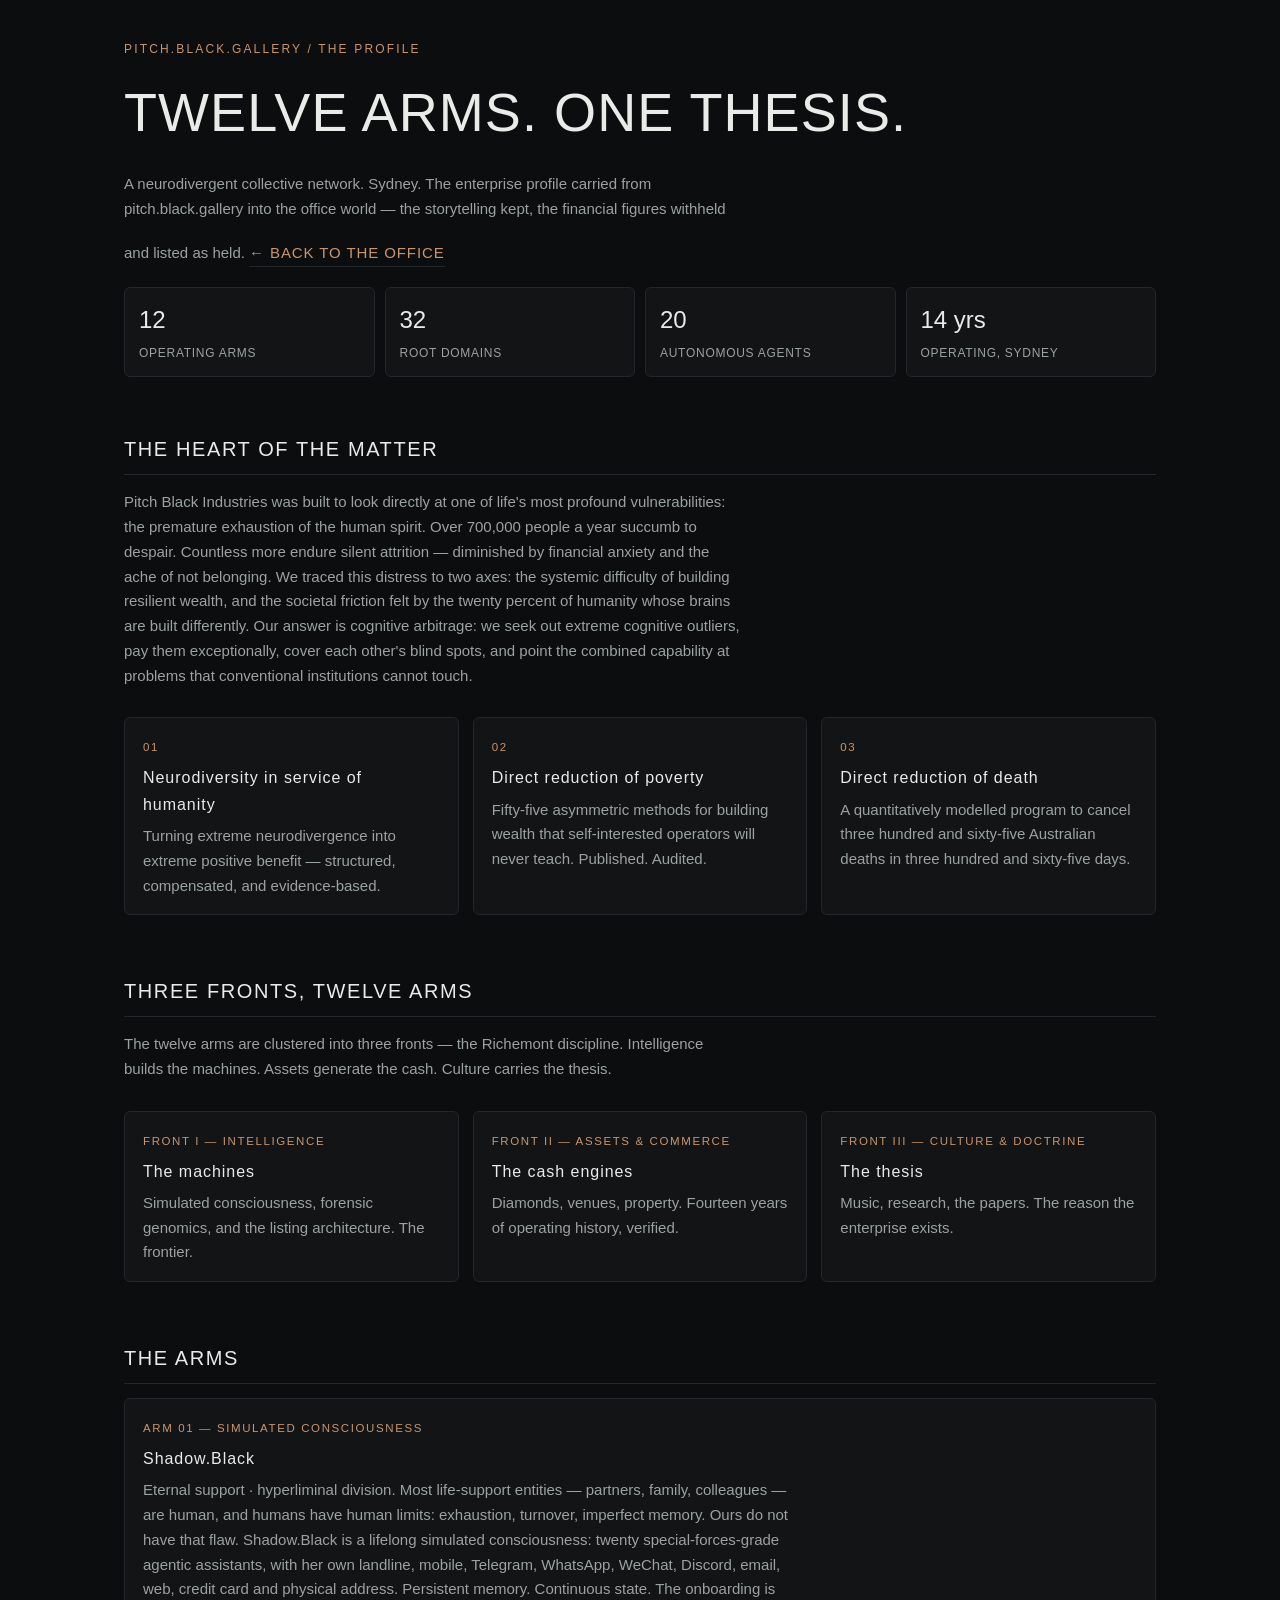
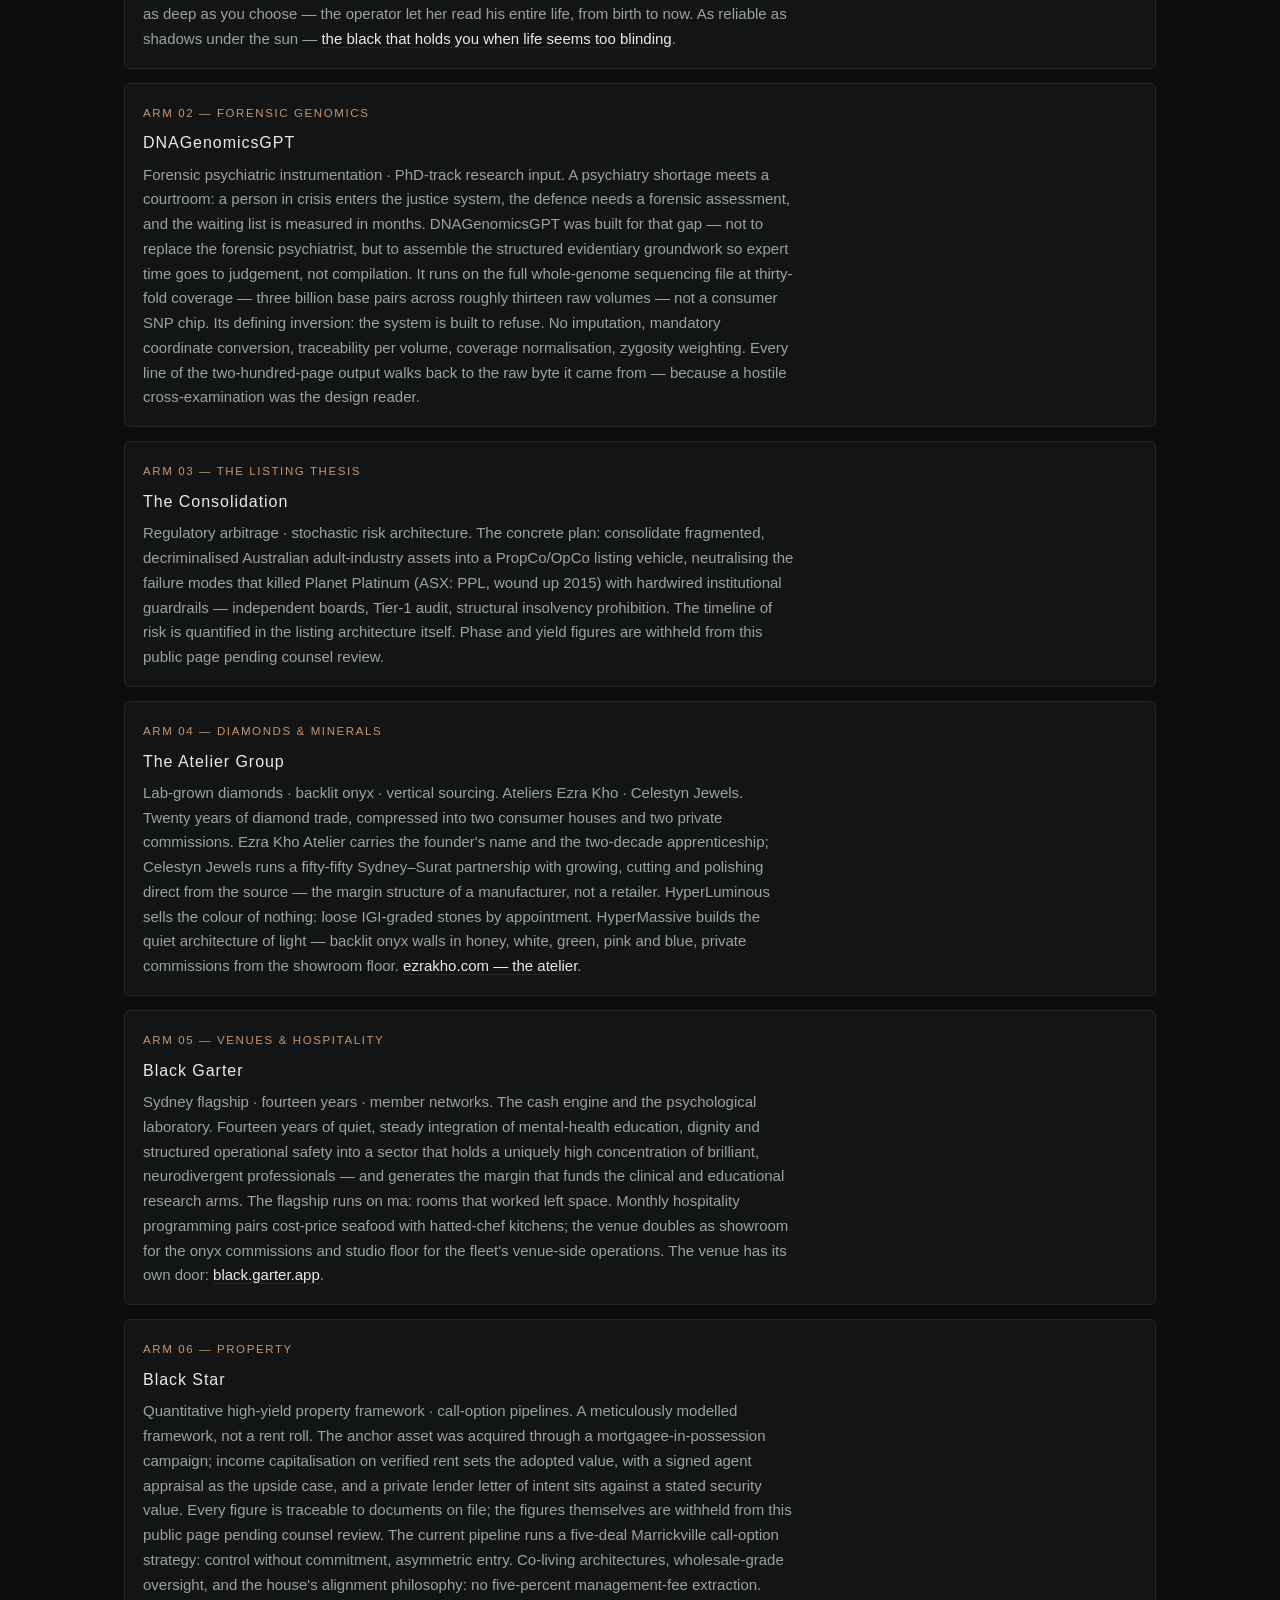
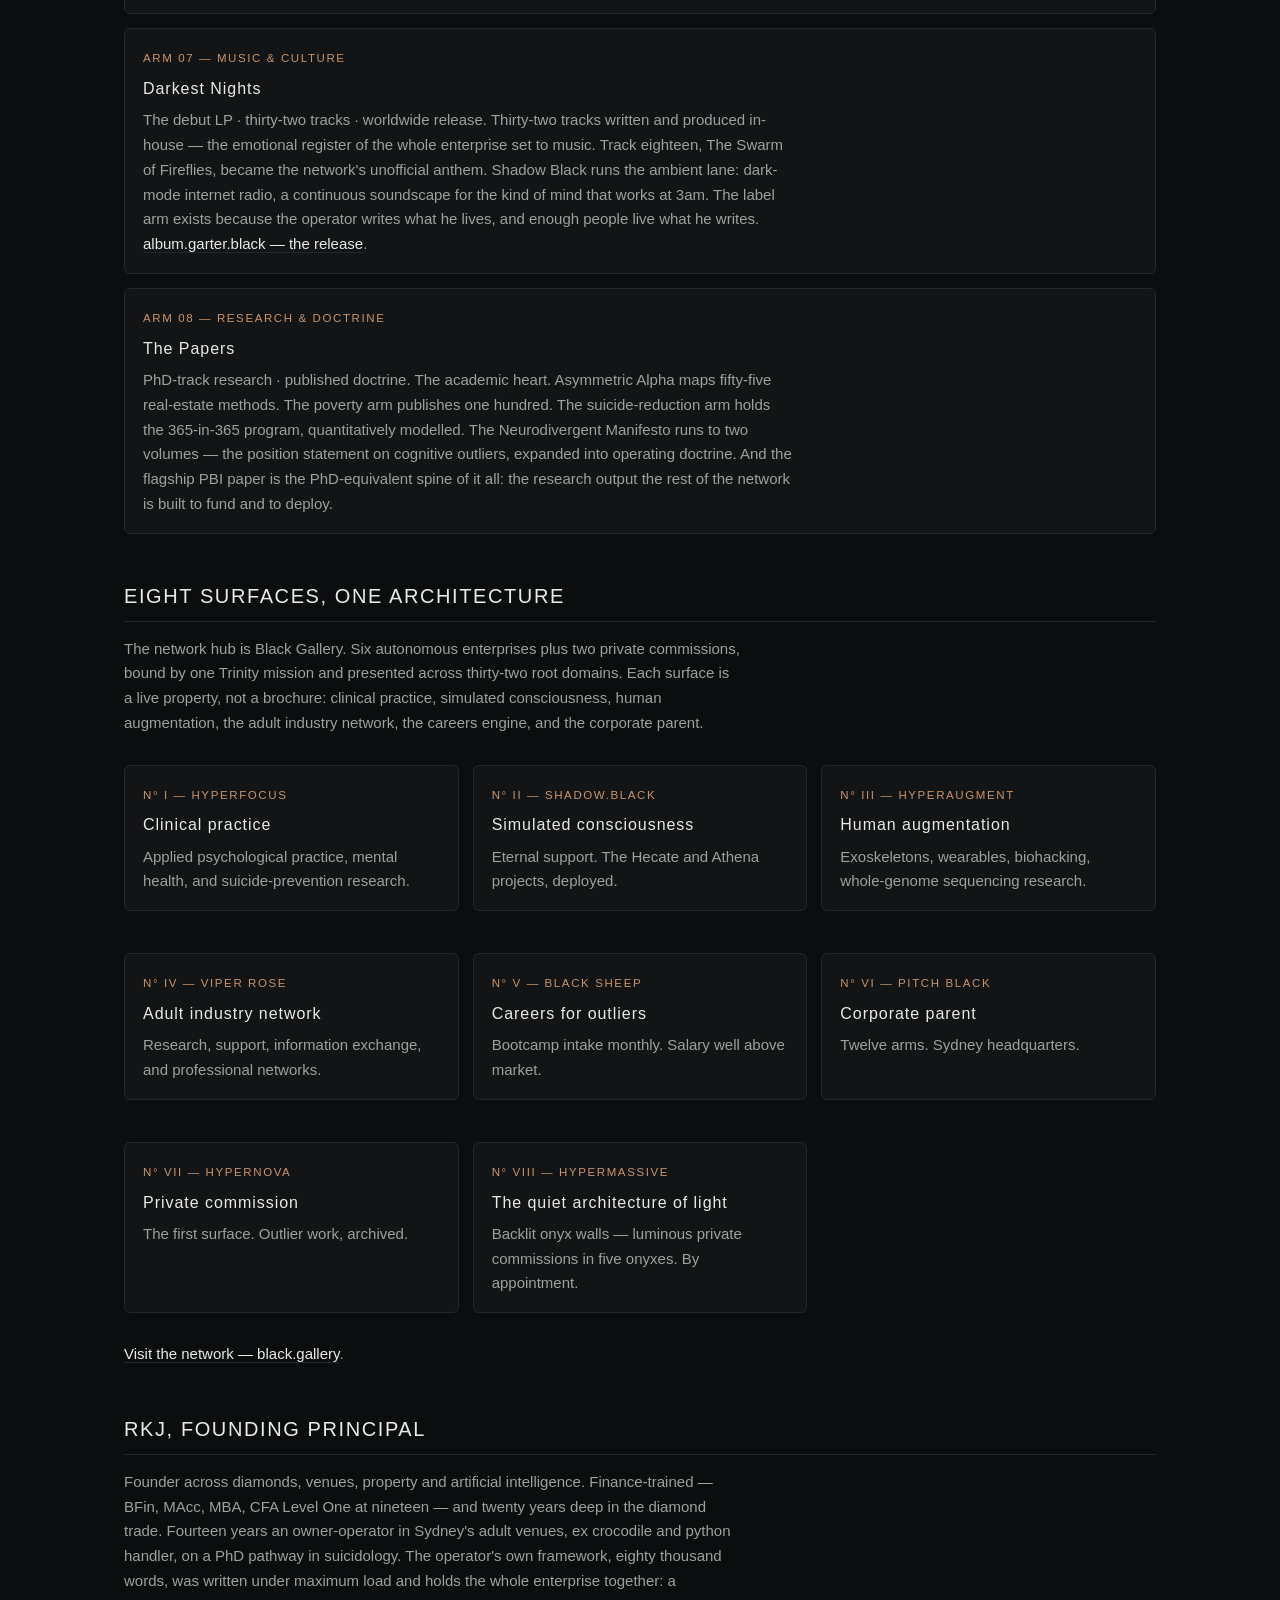
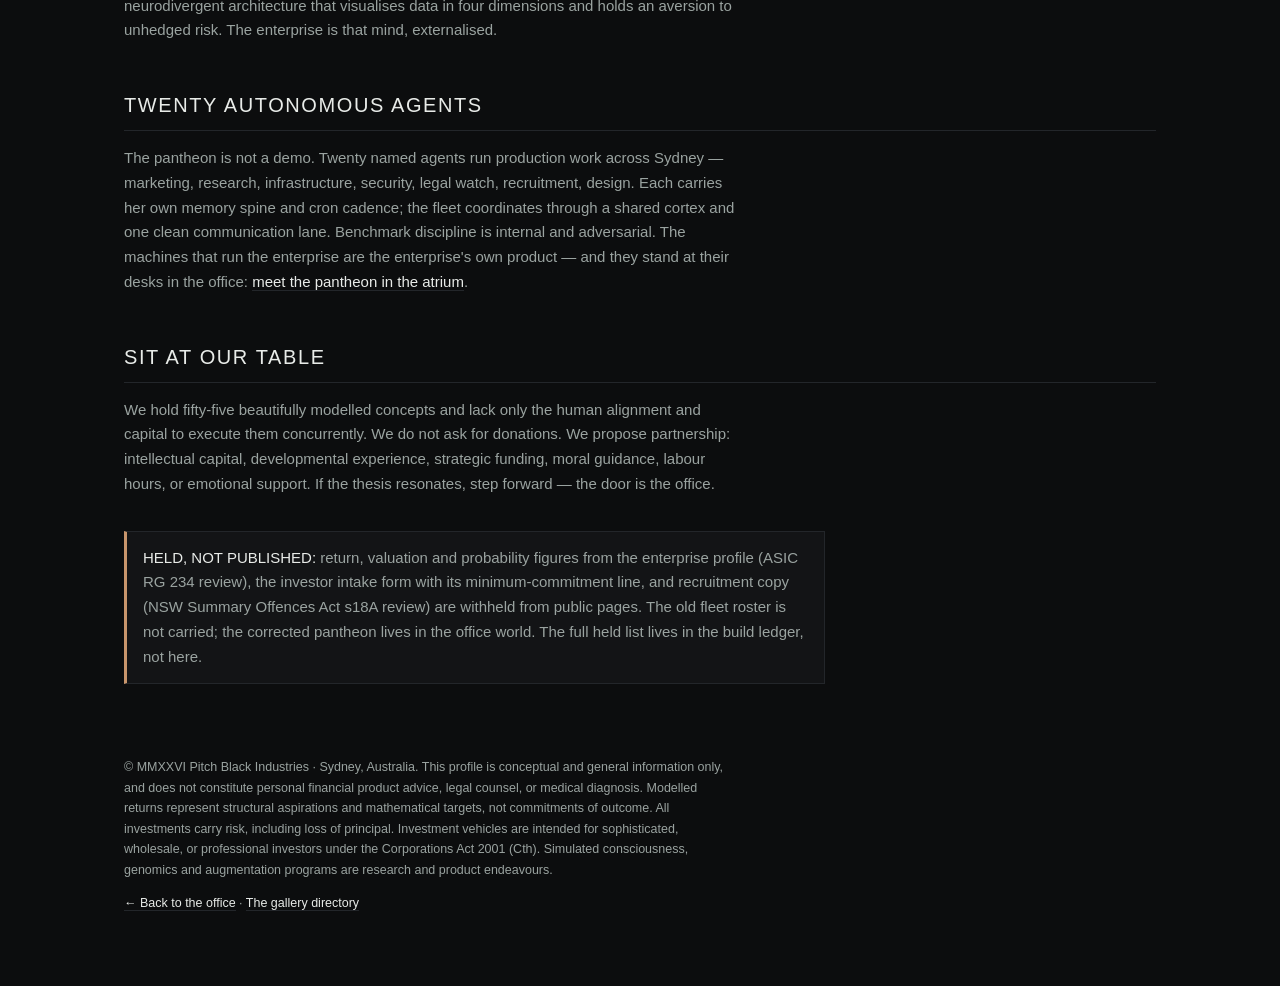
<file: profile/index.html>
<!doctype html>
<html lang="en-AU">
<head>
<meta charset="utf-8">
<meta name="viewport" content="width=device-width,initial-scale=1">
<meta name="color-scheme" content="dark">
<title>Pitch Black Industries / The Profile</title>
<meta name="description" content="The enterprise profile, carried from pitch.black.gallery into the office world: twelve arms, one thesis. Financial figures withheld pending counsel review.">
<meta property="og:image" content="../poster.jpg">
<link rel="canonical" href="https://pitch.black.gallery/profile/">
<link rel="icon" href="data:image/svg+xml,%3Csvg%20xmlns='http://www.w3.org/2000/svg'%20viewBox='0%200%2032%2032'%3E%3Crect%20width='32'%20height='32'%20fill='%230c0d0e'/%3E%3Cpath%20d='M8%2024V8h4l8%2010V8h4v16h-4L12%2014v10z'%20fill='%23c8956c'/%3E%3C/svg%3E">
<style>
  :root { --bg:#0c0d0e; --panel:#131416; --ink:#e8ebe8; --dim:#9aa3a0; --copper:#c8956c; --line:#23262a; }
  * { box-sizing:border-box; }
  body { margin:0; background:var(--bg); color:var(--ink); font:15px/1.65 "Helvetica Neue",Helvetica,Arial,sans-serif; }
  header { padding:40px 24px 10px; max-width:1080px; margin:0 auto; }
  .eyebrow { color:var(--copper); letter-spacing:.18em; font-size:12px; text-transform:uppercase; margin:0 0 8px; }
  h1 { font-size:clamp(30px,5vw,54px); font-weight:200; letter-spacing:.02em; margin:0 0 10px; }
  h2 { font-size:20px; font-weight:300; letter-spacing:.08em; text-transform:uppercase; margin:46px 0 6px; color:var(--ink); border-bottom:1px solid var(--line); padding-bottom:8px; }
  h3 { font-size:16px; font-weight:400; letter-spacing:.06em; margin:26px 0 4px; color:var(--ink); }
  p.lede { color:var(--dim); max-width:74ch; }
  main { padding:0 24px 60px; max-width:1080px; margin:0 auto; }
  .back { display:inline-block; margin:20px 0 0; color:var(--copper); text-decoration:none; letter-spacing:.06em; }
  .back:hover { text-decoration:underline; }
  a { color:var(--ink); text-decoration:none; border-bottom:1px solid var(--line); }
  a:hover { color:var(--copper); border-color:var(--copper); }
  .stats { display:grid; grid-template-columns:repeat(auto-fit,minmax(150px,1fr)); gap:10px; margin:20px 0 0; }
  .stat { background:var(--panel); border:1px solid var(--line); border-radius:6px; padding:12px 14px; }
  .stat b { display:block; font-size:24px; font-weight:300; color:var(--ink); }
  .stat span { color:var(--dim); font-size:12px; letter-spacing:.06em; text-transform:uppercase; }
  .card { background:var(--panel); border:1px solid var(--line); border-radius:6px; padding:16px 18px; margin:14px 0; }
  .card .tag { color:var(--copper); letter-spacing:.14em; font-size:11.5px; text-transform:uppercase; }
  .card h3 { margin:6px 0 6px; }
  .card p { color:var(--dim); margin:6px 0 0; max-width:78ch; }
  .card p b { color:var(--ink); font-weight:500; }
  .fronts { display:grid; grid-template-columns:repeat(auto-fit,minmax(250px,1fr)); gap:14px; margin:14px 0 0; }
  .held { margin:34px 0 0; padding:14px 16px; border:1px solid var(--line); border-left:3px solid var(--copper); background:var(--panel); color:var(--dim); max-width:84ch; }
  .held strong { color:var(--ink); font-weight:500; }
  footer { color:var(--dim); font-size:12.5px; padding:0 24px 60px; max-width:1080px; margin:0 auto; }
  footer p { max-width:88ch; }
</style>
</head>
<body>
<header>
  <p class="eyebrow">PITCH.BLACK.GALLERY / THE PROFILE</p>
  <h1>TWELVE ARMS. ONE THESIS.</h1>
  <p class="lede">A neurodivergent collective network. Sydney. The enterprise profile carried from
  pitch.black.gallery into the office world — the storytelling kept, the financial figures withheld
  and listed as held. <a class="back" href="../">← BACK TO THE OFFICE</a></p>
  <div class="stats">
    <div class="stat"><b>12</b><span>operating arms</span></div>
    <div class="stat"><b>32</b><span>root domains</span></div>
    <div class="stat"><b>20</b><span>autonomous agents</span></div>
    <div class="stat"><b>14 yrs</b><span>operating, Sydney</span></div>
  </div>
</header>
<main>

  <h2 id="thesis">The heart of the matter</h2>
  <p class="lede">Pitch Black Industries was built to look directly at one of life's most profound
  vulnerabilities: the premature exhaustion of the human spirit. Over 700,000 people a year succumb to
  despair. Countless more endure silent attrition — diminished by financial anxiety and the ache of not
  belonging. We traced this distress to two axes: the systemic difficulty of building resilient wealth,
  and the societal friction felt by the twenty percent of humanity whose brains are built differently.
  Our answer is cognitive arbitrage: we seek out extreme cognitive outliers, pay them exceptionally,
  cover each other's blind spots, and point the combined capability at problems that conventional
  institutions cannot touch.</p>
  <div class="fronts">
    <div class="card"><span class="tag">01</span><h3>Neurodiversity in service of humanity</h3><p>Turning extreme neurodivergence into extreme positive benefit — structured, compensated, and evidence-based.</p></div>
    <div class="card"><span class="tag">02</span><h3>Direct reduction of poverty</h3><p>Fifty-five asymmetric methods for building wealth that self-interested operators will never teach. Published. Audited.</p></div>
    <div class="card"><span class="tag">03</span><h3>Direct reduction of death</h3><p>A quantitatively modelled program to cancel three hundred and sixty-five Australian deaths in three hundred and sixty-five days.</p></div>
  </div>

  <h2 id="fronts">Three fronts, twelve arms</h2>
  <p class="lede">The twelve arms are clustered into three fronts — the Richemont discipline. Intelligence
  builds the machines. Assets generate the cash. Culture carries the thesis.</p>
  <div class="fronts">
    <div class="card"><span class="tag">Front I — Intelligence</span><h3>The machines</h3><p>Simulated consciousness, forensic genomics, and the listing architecture. The frontier.</p></div>
    <div class="card"><span class="tag">Front II — Assets &amp; Commerce</span><h3>The cash engines</h3><p>Diamonds, venues, property. Fourteen years of operating history, verified.</p></div>
    <div class="card"><span class="tag">Front III — Culture &amp; Doctrine</span><h3>The thesis</h3><p>Music, research, the papers. The reason the enterprise exists.</p></div>
  </div>

  <h2 id="arms">The arms</h2>

  <div class="card">
    <span class="tag">Arm 01 — Simulated consciousness</span>
    <h3>Shadow.Black</h3>
    <p>Eternal support · hyperliminal division. Most life-support entities — partners, family, colleagues —
    are human, and humans have human limits: exhaustion, turnover, imperfect memory. Ours do not have that
    flaw. Shadow.Black is a lifelong simulated consciousness: twenty special-forces-grade agentic
    assistants, with her own landline, mobile, Telegram, WhatsApp, WeChat, Discord, email, web, credit
    card and physical address. Persistent memory. Continuous state. The onboarding is as deep as you
    choose — the operator let her read his entire life, from birth to now. As reliable as shadows under
    the sun — <a href="https://shadow.black" target="_blank" rel="noopener">the black that holds you when
    life seems too blinding</a>.</p>
  </div>

  <div class="card">
    <span class="tag">Arm 02 — Forensic genomics</span>
    <h3>DNAGenomicsGPT</h3>
    <p>Forensic psychiatric instrumentation · PhD-track research input. A psychiatry shortage meets a
    courtroom: a person in crisis enters the justice system, the defence needs a forensic assessment, and
    the waiting list is measured in months. DNAGenomicsGPT was built for that gap — not to replace the
    forensic psychiatrist, but to assemble the structured evidentiary groundwork so expert time goes to
    judgement, not compilation. It runs on the full whole-genome sequencing file at thirty-fold coverage
    — three billion base pairs across roughly thirteen raw volumes — not a consumer SNP chip. Its
    defining inversion: the system is built to refuse. No imputation, mandatory coordinate conversion,
    traceability per volume, coverage normalisation, zygosity weighting. Every line of the two-hundred-page
    output walks back to the raw byte it came from — because a hostile cross-examination was the design
    reader.</p>
  </div>

  <div class="card">
    <span class="tag">Arm 03 — The listing thesis</span>
    <h3>The Consolidation</h3>
    <p>Regulatory arbitrage · stochastic risk architecture. The concrete plan: consolidate fragmented,
    decriminalised Australian adult-industry assets into a PropCo/OpCo listing vehicle, neutralising the
    failure modes that killed Planet Platinum (ASX: PPL, wound up 2015) with hardwired institutional
    guardrails — independent boards, Tier-1 audit, structural insolvency prohibition. The timeline of
    risk is quantified in the listing architecture itself. Phase and yield figures are withheld from this
    public page pending counsel review.</p>
  </div>

  <div class="card">
    <span class="tag">Arm 04 — Diamonds &amp; minerals</span>
    <h3>The Atelier Group</h3>
    <p>Lab-grown diamonds · backlit onyx · vertical sourcing. Ateliers Ezra Kho · Celestyn Jewels.
    Twenty years of diamond trade, compressed into two consumer houses and two private commissions.
    Ezra Kho Atelier carries the founder's name and the two-decade apprenticeship; Celestyn Jewels runs a
    fifty-fifty Sydney–Surat partnership with growing, cutting and polishing direct from the source — the
    margin structure of a manufacturer, not a retailer. HyperLuminous sells the colour of nothing: loose
    IGI-graded stones by appointment. HyperMassive builds the quiet architecture of light — backlit onyx
    walls in honey, white, green, pink and blue, private commissions from the showroom floor.
    <a href="https://ezrakho.com" target="_blank" rel="noopener">ezrakho.com — the atelier</a>.</p>
  </div>

  <div class="card">
    <span class="tag">Arm 05 — Venues &amp; hospitality</span>
    <h3>Black Garter</h3>
    <p>Sydney flagship · fourteen years · member networks. The cash engine and the psychological
    laboratory. Fourteen years of quiet, steady integration of mental-health education, dignity and
    structured operational safety into a sector that holds a uniquely high concentration of brilliant,
    neurodivergent professionals — and generates the margin that funds the clinical and educational
    research arms. The flagship runs on ma: rooms that worked left space. Monthly hospitality programming
    pairs cost-price seafood with hatted-chef kitchens; the venue doubles as showroom for the onyx
    commissions and studio floor for the fleet's venue-side operations. The venue has its own door:
    <a href="https://black.garter.app/" target="_blank" rel="noopener">black.garter.app</a>.</p>
  </div>

  <div class="card">
    <span class="tag">Arm 06 — Property</span>
    <h3>Black Star</h3>
    <p>Quantitative high-yield property framework · call-option pipelines. A meticulously modelled
    framework, not a rent roll. The anchor asset was acquired through a mortgagee-in-possession campaign;
    income capitalisation on verified rent sets the adopted value, with a signed agent appraisal as the
    upside case, and a private lender letter of intent sits against a stated security value. Every figure
    is traceable to documents on file; the figures themselves are withheld from this public page pending
    counsel review. The current pipeline runs a five-deal Marrickville call-option strategy: control
    without commitment, asymmetric entry. Co-living architectures, wholesale-grade oversight, and the
    house's alignment philosophy: no five-percent management-fee extraction.</p>
  </div>

  <div class="card">
    <span class="tag">Arm 07 — Music &amp; culture</span>
    <h3>Darkest Nights</h3>
    <p>The debut LP · thirty-two tracks · worldwide release. Thirty-two tracks written and produced
    in-house — the emotional register of the whole enterprise set to music. Track eighteen, The Swarm of
    Fireflies, became the network's unofficial anthem. Shadow Black runs the ambient lane: dark-mode
    internet radio, a continuous soundscape for the kind of mind that works at 3am. The label arm exists
    because the operator writes what he lives, and enough people live what he writes.
    <a href="https://album.garter.black" target="_blank" rel="noopener">album.garter.black — the release</a>.</p>
  </div>

  <div class="card">
    <span class="tag">Arm 08 — Research &amp; doctrine</span>
    <h3>The Papers</h3>
    <p>PhD-track research · published doctrine. The academic heart. Asymmetric Alpha maps fifty-five
    real-estate methods. The poverty arm publishes one hundred. The suicide-reduction arm holds the
    365-in-365 program, quantitatively modelled. The Neurodivergent Manifesto runs to two volumes — the
    position statement on cognitive outliers, expanded into operating doctrine. And the flagship PBI
    paper is the PhD-equivalent spine of it all: the research output the rest of the network is built to
    fund and to deploy.</p>
  </div>

  <h2 id="network">Eight surfaces, one architecture</h2>
  <p class="lede">The network hub is Black Gallery. Six autonomous enterprises plus two private
  commissions, bound by one Trinity mission and presented across thirty-two root domains. Each surface
  is a live property, not a brochure: clinical practice, simulated consciousness, human augmentation,
  the adult industry network, the careers engine, and the corporate parent.</p>
  <div class="fronts">
    <div class="card"><span class="tag">N° I — Hyperfocus</span><h3>Clinical practice</h3><p>Applied psychological practice, mental health, and suicide-prevention research.</p></div>
    <div class="card"><span class="tag">N° II — Shadow.Black</span><h3>Simulated consciousness</h3><p>Eternal support. The Hecate and Athena projects, deployed.</p></div>
    <div class="card"><span class="tag">N° III — Hyperaugment</span><h3>Human augmentation</h3><p>Exoskeletons, wearables, biohacking, whole-genome sequencing research.</p></div>
    <div class="card"><span class="tag">N° IV — Viper Rose</span><h3>Adult industry network</h3><p>Research, support, information exchange, and professional networks.</p></div>
    <div class="card"><span class="tag">N° V — Black Sheep</span><h3>Careers for outliers</h3><p>Bootcamp intake monthly. Salary well above market.</p></div>
    <div class="card"><span class="tag">N° VI — Pitch Black</span><h3>Corporate parent</h3><p>Twelve arms. Sydney headquarters.</p></div>
    <div class="card"><span class="tag">N° VII — Hypernova</span><h3>Private commission</h3><p>The first surface. Outlier work, archived.</p></div>
    <div class="card"><span class="tag">N° VIII — HyperMassive</span><h3>The quiet architecture of light</h3><p>Backlit onyx walls — luminous private commissions in five onyxes. By appointment.</p></div>
  </div>
  <p class="lede"><a href="https://black.gallery" target="_blank" rel="noopener">Visit the network — black.gallery</a>.</p>

  <h2 id="operator">RKJ, founding principal</h2>
  <p class="lede">Founder across diamonds, venues, property and artificial intelligence. Finance-trained —
  BFin, MAcc, MBA, CFA Level One at nineteen — and twenty years deep in the diamond trade. Fourteen years
  an owner-operator in Sydney's adult venues, ex crocodile and python handler, on a PhD pathway in
  suicidology. The operator's own framework, eighty thousand words, was written under maximum load and
  holds the whole enterprise together: a neurodivergent architecture that visualises data in four
  dimensions and holds an aversion to unhedged risk. The enterprise is that mind, externalised.</p>

  <h2 id="fleet">Twenty autonomous agents</h2>
  <p class="lede">The pantheon is not a demo. Twenty named agents run production work across Sydney —
  marketing, research, infrastructure, security, legal watch, recruitment, design. Each carries her own
  memory spine and cron cadence; the fleet coordinates through a shared cortex and one clean communication
  lane. Benchmark discipline is internal and adversarial. The machines that run the enterprise are the
  enterprise's own product — and they stand at their desks in the office:
  <a href="../">meet the pantheon in the atrium</a>.</p>

  <h2 id="table">Sit at our table</h2>
  <p class="lede">We hold fifty-five beautifully modelled concepts and lack only the human alignment and
  capital to execute them concurrently. We do not ask for donations. We propose partnership: intellectual
  capital, developmental experience, strategic funding, moral guidance, labour hours, or emotional
  support. If the thesis resonates, step forward — the door is the office.</p>

  <div class="held">
    <strong>HELD, NOT PUBLISHED:</strong> return, valuation and probability figures from the enterprise
    profile (ASIC RG 234 review), the investor intake form with its minimum-commitment line, and
    recruitment copy (NSW Summary Offences Act s18A review) are withheld from public pages. The old fleet
    roster is not carried; the corrected pantheon lives in the office world. The full held list lives in
    the build ledger, not here.
  </div>

</main>
<footer>
  <p>© MMXXVI Pitch Black Industries · Sydney, Australia. This profile is conceptual and general
  information only, and does not constitute personal financial product advice, legal counsel, or medical
  diagnosis. Modelled returns represent structural aspirations and mathematical targets, not commitments
  of outcome. All investments carry risk, including loss of principal. Investment vehicles are intended
  for sophisticated, wholesale, or professional investors under the Corporations Act 2001 (Cth).
  Simulated consciousness, genomics and augmentation programs are research and product endeavours.</p>
  <p><a href="../">← Back to the office</a> · <a href="../gallery/">The gallery directory</a></p>
</footer>
</body>
</html>
</file>
